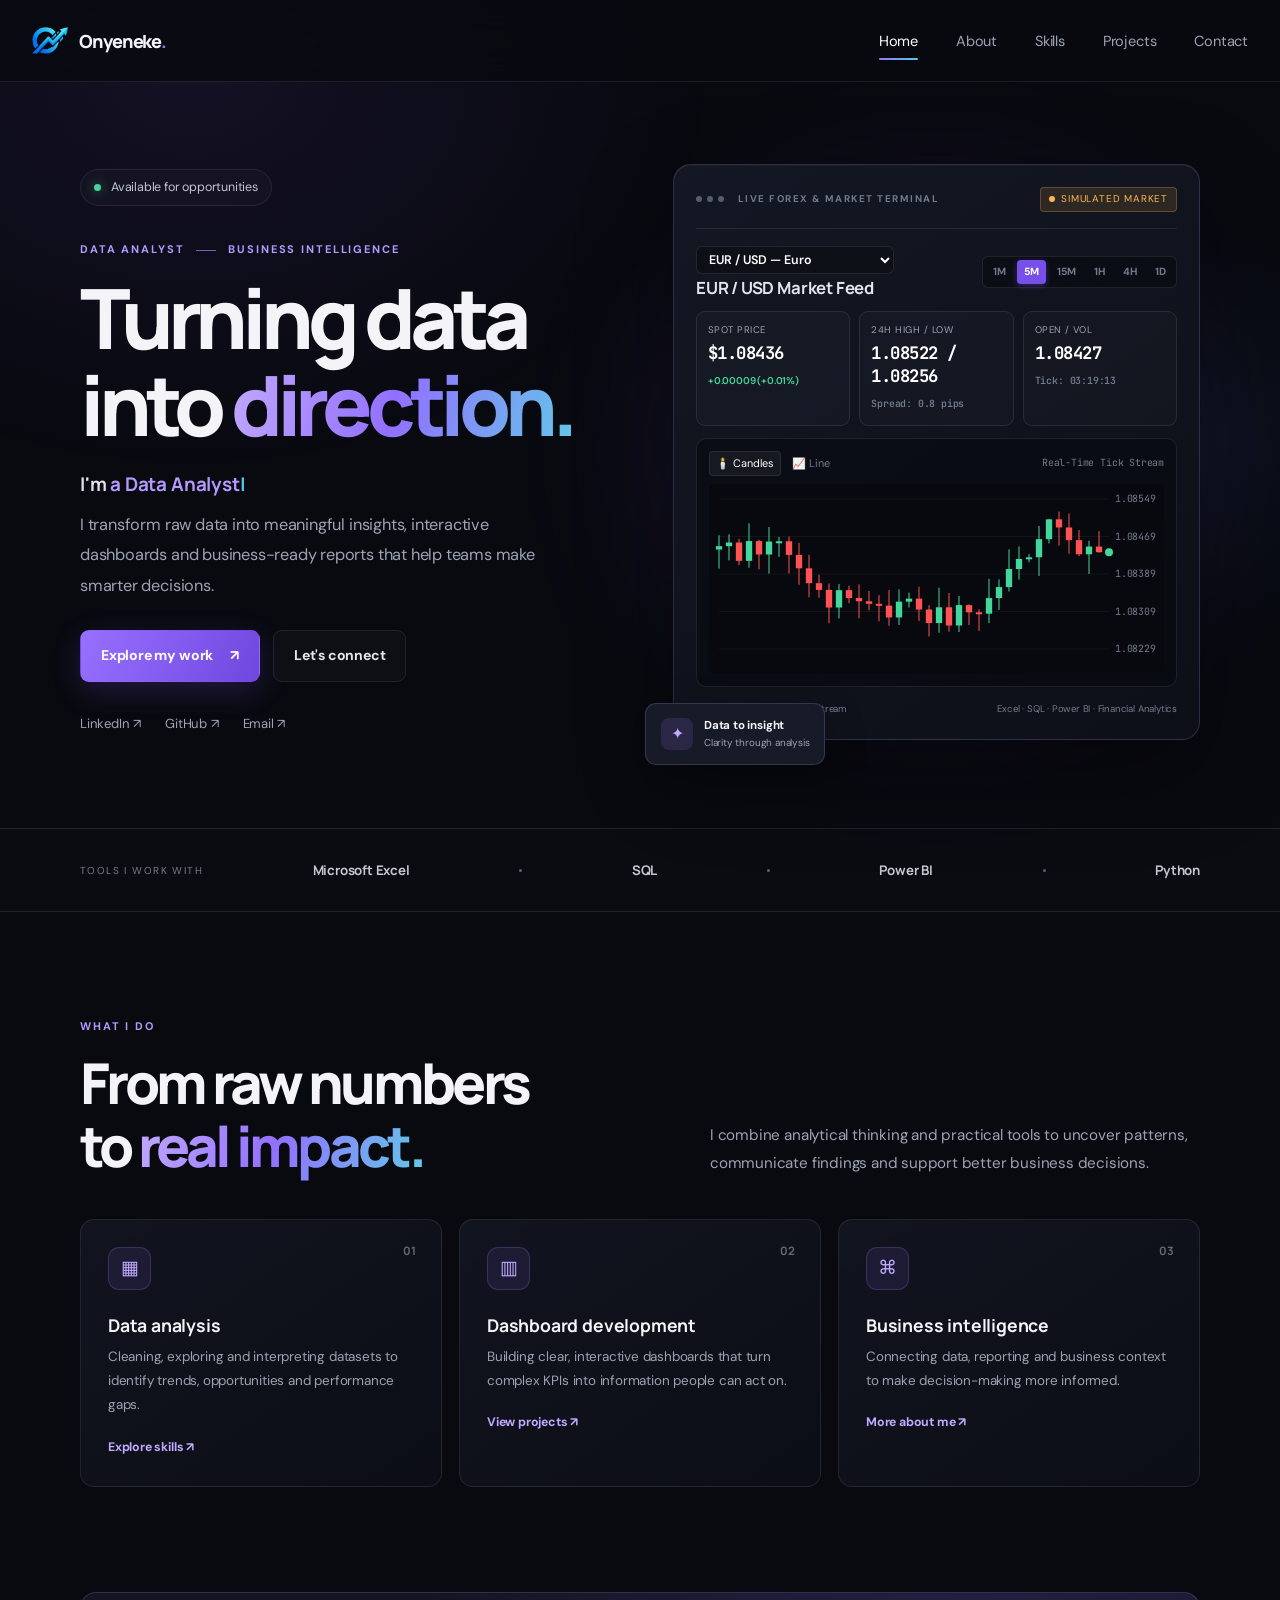
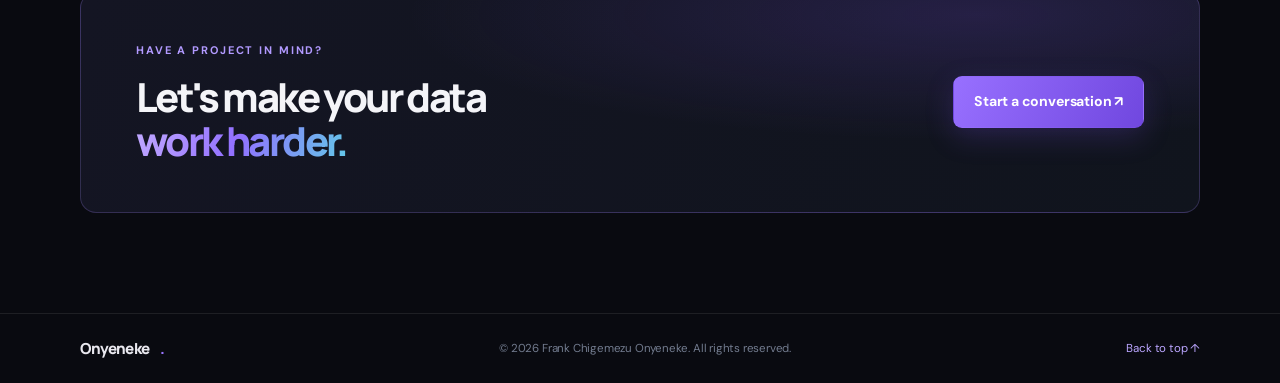
<file: index.html>
<!DOCTYPE html>
<html lang="en">
<head>
  <meta charset="UTF-8">
  <meta name="viewport" content="width=device-width, initial-scale=1.0">
  <meta name="description" content="Frank Chigemezu Onyeneke — Data Analyst turning complex data into clear business decisions with Excel, SQL and Power BI.">
  <meta name="theme-color" content="#090a10">
  <title>Frank Chigemezu Onyeneke | Data Analyst</title>
  <link rel="icon" href="images/onyeneke-icon.png">
  <link rel="preconnect" href="https://fonts.googleapis.com">
  <link rel="preconnect" href="https://fonts.gstatic.com" crossorigin>
  <link href="https://fonts.googleapis.com/css2?family=DM+Sans:wght@400;500;600;700&family=Manrope:wght@400;500;600;700;800&family=JetBrains+Mono:wght@400;500;600&display=swap" rel="stylesheet">
  <link rel="stylesheet" href="style.css">
</head>
<body class="home-page">
<header class="site-header">
  <nav class="navbar container-wide" aria-label="Main navigation">
    <a class="brand" href="index.html"><img src="images/onyeneke-icon.png" alt="" width="36" height="36"><span>Onyeneke<span class="accent">.</span></span></a>
    <button class="menu-btn" aria-label="Open menu" aria-expanded="false"><span></span><span></span></button>
    <ul class="nav-links">
      <li><a class="active" href="index.html">Home</a></li><li><a href="about.html">About</a></li><li><a href="skills.html">Skills</a></li><li><a href="projects.html">Projects</a></li><li><a href="contact.html">Contact</a></li>
    </ul>
  </nav>
</header>
<main>
  <section class="hero">
    <div class="container hero-grid">
      <div class="hero-copy">
        <div class="availability"><span></span> Available for opportunities</div>
        <p class="eyebrow">DATA ANALYST <i></i> BUSINESS INTELLIGENCE</p>
        <h1>Turning data<br>into <span class="gradient-text">direction.</span></h1>
        <h2 class="hero-role">I'm <span id="typewriter">a Data Analyst</span><b class="cursor">|</b></h2>
        <p class="hero-description">I transform raw data into meaningful insights, interactive dashboards and business-ready reports that help teams make smarter decisions.</p>
        <div class="hero-buttons">
          <a href="projects.html" class="btn btn-primary">Explore my work <span>↗</span></a>
          <a href="contact.html" class="btn btn-secondary">Let's connect</a>
        </div>
        <div class="socials"><a href="https://linkedin.com/in/frank-onyeneke-22b261331" target="_blank" rel="noopener noreferrer">LinkedIn ↗</a><a href="https://github.com/frankpato12" target="_blank" rel="noopener noreferrer">GitHub ↗</a><a href="mailto:frankpatojnr@gmail.com">Email ↗</a></div>
      </div>
      <div class="hero-visual">
        <div class="visual-glow"></div>
        
        <!-- Live Financial Market Analytics Window -->
        <div class="analytics-window" id="liveMarketWindow">
          <div class="window-top">
            <div class="window-dots"><i></i><i></i><i></i></div>
            <span class="window-category">LIVE FOREX &amp; MARKET TERMINAL</span>
            <span class="window-status live-status-badge" id="marketApiStatus">
              <i class="status-pulse"></i> <span id="statusText">CONNECTING...</span>
            </span>
          </div>

          <div class="dashboard-title market-title-bar">
            <div>
              <div class="pair-selector-wrap">
                <select id="currencyPairSelect" class="market-select" aria-label="Select Currency Pair">
                  <option value="EURUSD" selected>EUR / USD — Euro</option>
                  <option value="GBPUSD">GBP / USD — British Pound</option>
                  <option value="USDJPY">USD / JPY — Japanese Yen</option>
                  <option value="BTCUSD">BTC / USD — Bitcoin</option>
                </select>
              </div>
              <h3 id="pairDisplayTitle">EUR / USD Market Feed</h3>
            </div>
            <div class="timeframe-picker" role="toolbar" aria-label="Chart Timeframe">
              <button class="tf-btn" data-tf="1M">1M</button>
              <button class="tf-btn active" data-tf="5M">5M</button>
              <button class="tf-btn" data-tf="15M">15M</button>
              <button class="tf-btn" data-tf="1H">1H</button>
              <button class="tf-btn" data-tf="4H">4H</button>
              <button class="tf-btn" data-tf="1D">1D</button>
            </div>
          </div>

          <!-- Real-Time Price Metrics Grid -->
          <div class="metric-grid market-metrics-grid">
            <div class="metric">
              <span>SPOT PRICE</span>
              <strong id="liveSpotPrice">1.08420</strong>
              <em id="livePriceChange" class="badge-up">+0.00045 (+0.04%)</em>
            </div>
            <div class="metric">
              <span>24H HIGH / LOW</span>
              <strong id="liveHighLow">1.08850 / 1.08110</strong>
              <em class="neutral-meta" id="spreadMeta">Spread: 0.8 pips</em>
            </div>
            <div class="metric">
              <span>OPEN / VOL</span>
              <strong id="liveOpenVol">1.08375</strong>
              <em class="neutral-meta" id="lastTickTime">Tick: --:--:--</em>
            </div>
          </div>

          <!-- Interactive Chart Engine Panel -->
          <div class="chart-panel market-chart-container">
            <div class="chart-controls-sub">
              <div class="chart-type-toggle">
                <button id="btnChartCandle" class="chart-mode-btn active" title="Candlestick Chart">🕯️ Candles</button>
                <button id="btnChartLine" class="chart-mode-btn" title="Line Chart">📈 Line</button>
              </div>
              <span id="chartRangeIndicator" class="chart-sub-label">Real-Time Tick Stream</span>
            </div>

            <div class="canvas-wrapper">
              <canvas id="marketChartCanvas" width="520" height="190"></canvas>
              <div id="chartTooltip" class="chart-tooltip" hidden></div>
            </div>
          </div>

          <div class="window-footer">
            <span><i class="status-pulse green"></i> Real-time Exchange Rate Stream</span>
            <span>Excel · SQL · Power BI · Financial Analytics</span>
          </div>
        </div>

        <div class="floating-note"><span class="note-icon">✦</span><div><strong>Data to insight</strong><small>Clarity through analysis</small></div></div>
      </div>
    </div>
  </section>
  <section class="trust-strip"><div class="container trust-inner"><span>TOOLS I WORK WITH</span><strong>Microsoft Excel</strong><i></i><strong>SQL</strong><i></i><strong>Power BI</strong><i></i><strong>Python</strong></div></section>
  <section class="section"><div class="container">
    <div class="section-heading split-heading"><div><p class="eyebrow">WHAT I DO</p><h2>From raw numbers<br>to <span class="gradient-text">real impact.</span></h2></div><p class="intro">I combine analytical thinking and practical tools to uncover patterns, communicate findings and support better business decisions.</p></div>
    <div class="three-grid">
      <article class="service-card"><span class="service-number">01</span><div class="service-icon">▦</div><h3>Data analysis</h3><p>Cleaning, exploring and interpreting datasets to identify trends, opportunities and performance gaps.</p><a href="skills.html">Explore skills ↗</a></article>
      <article class="service-card"><span class="service-number">02</span><div class="service-icon">▥</div><h3>Dashboard development</h3><p>Building clear, interactive dashboards that turn complex KPIs into information people can act on.</p><a href="projects.html">View projects ↗</a></article>
      <article class="service-card"><span class="service-number">03</span><div class="service-icon">⌘</div><h3>Business intelligence</h3><p>Connecting data, reporting and business context to make decision-making more informed.</p><a href="about.html">More about me ↗</a></article>
    </div>
  </div></section>
  <section class="cta-section"><div class="container cta-card"><div><p class="eyebrow">HAVE A PROJECT IN MIND?</p><h2>Let's make your data<br><span class="gradient-text">work harder.</span></h2></div><a href="contact.html" class="btn btn-primary">Start a conversation ↗</a></div></section>
</main>
<footer><div class="container footer-inner"><a class="brand" href="index.html">Onyeneke<span class="accent">.</span></a><span>© 2026 Frank Chigemezu Onyeneke. All rights reserved.</span><a href="#top">Back to top ↑</a></div></footer>
<script src="script.js"></script>
</body>
</html>
</file>
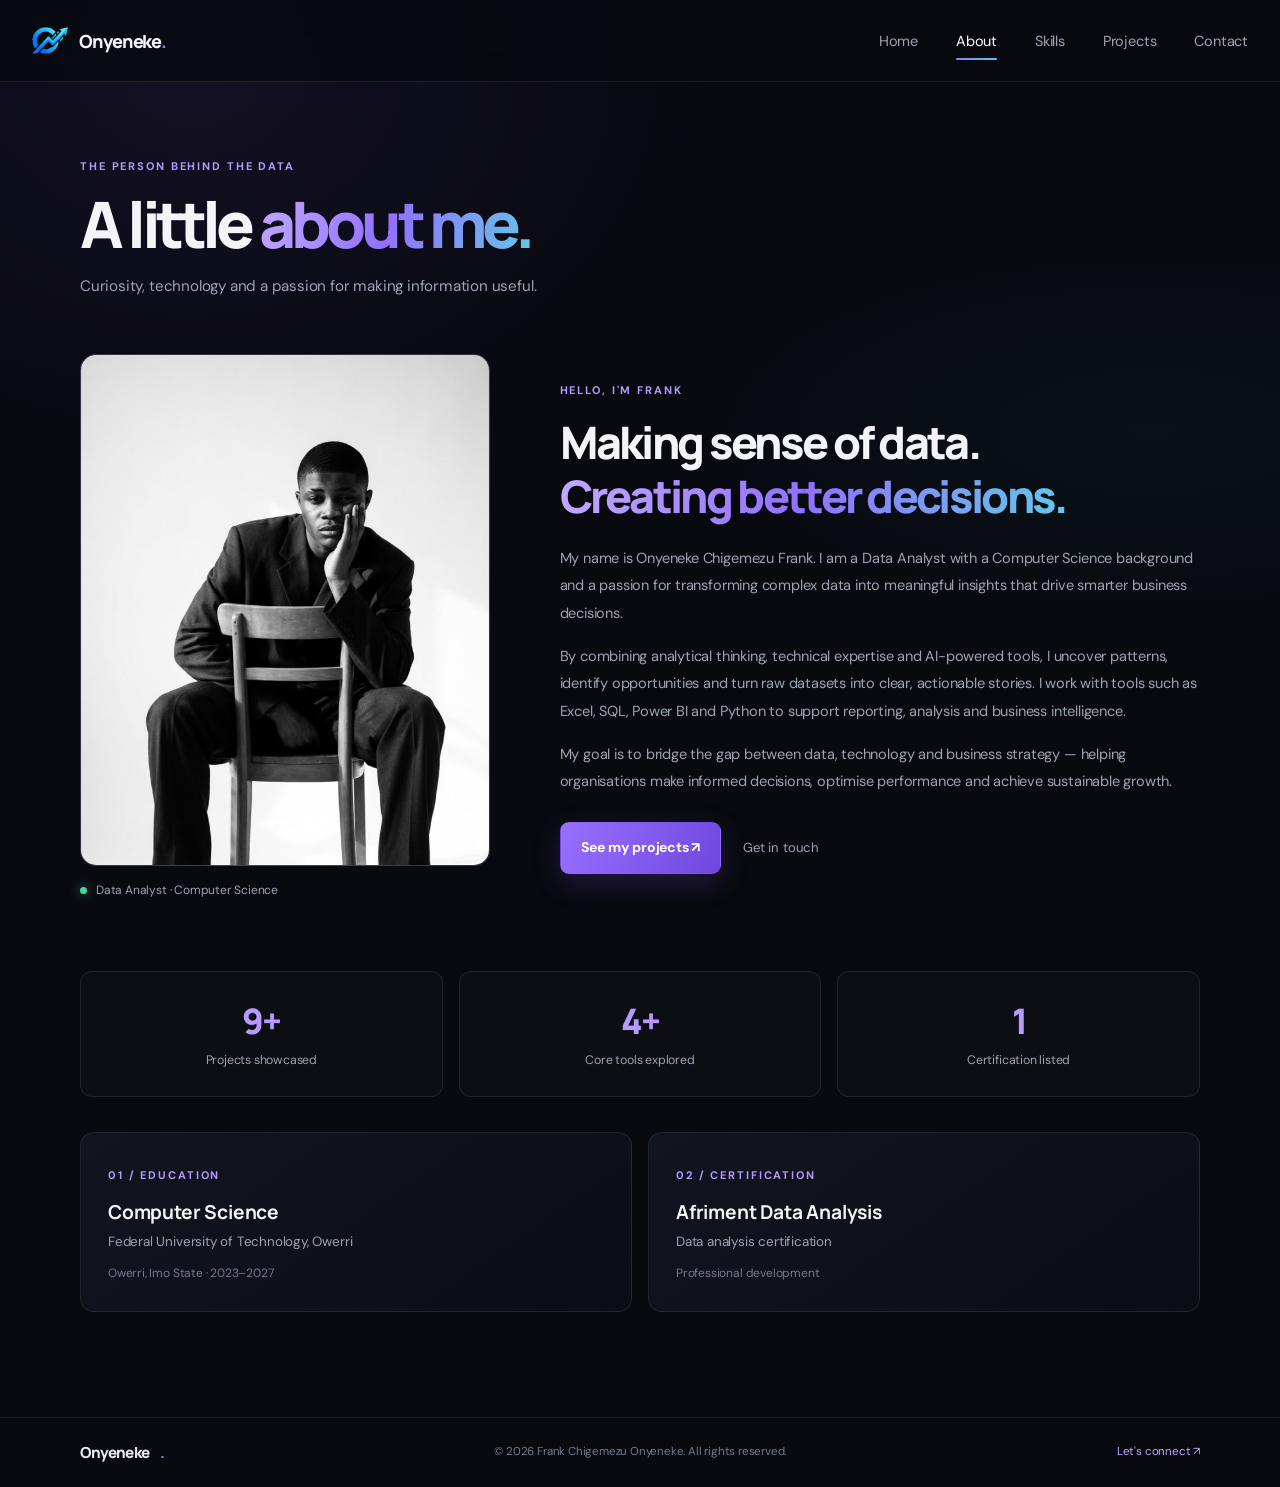
<file: about.html>
<!DOCTYPE html>
<html lang="en"><head>
<meta charset="UTF-8"><meta name="viewport" content="width=device-width, initial-scale=1.0">
<meta name="description" content="About Frank Chigemezu Onyeneke, a data analyst with a Computer Science background."><meta name="theme-color" content="#090a10">
                <title>About | Frank Chigemezu Onyeneke</title><link rel="icon" href="images/onyeneke-icon.png">
<link rel="preconnect" href="https://fonts.googleapis.com"><link rel="preconnect" href="https://fonts.gstatic.com" crossorigin>
<link href="https://fonts.googleapis.com/css2?family=DM+Sans:wght@400;500;600;700&family=Manrope:wght@400;500;600;700;800&display=swap" rel="stylesheet"><link rel="stylesheet" href="style.css"></head>
<body><header class="site-header"><nav class="navbar container-wide" aria-label="Main navigation">
<a class="brand" href="index.html">

    <img src="images/onyeneke-icon.png" alt="" width="36" height="36">

    <span>Onyeneke<span class="accent">.</span></span>

</a></a><button class="menu-btn" aria-label="Open menu" aria-expanded="false"><span></span><span></span></button>
<ul class="nav-links"><li><a href="index.html">Home</a></li><li><a class="active" href="about.html">About</a></li><li><a href="skills.html">Skills</a></li><li><a href="projects.html">Projects</a></li><li><a href="contact.html">Contact</a></li></ul></nav></header>
<main class="container page">
<div class="page-heading"><p class="eyebrow">THE PERSON BEHIND THE DATA</p><h1>A little <span class="gradient-text">about me.</span></h1><p class="intro">Curiosity, technology and a passion for making information useful.</p></div>
<section class="about-layout">
<div class="portrait-wrap"><div class="portrait-frame"><img src="images/frank.jpeg" alt="Frank Chigemezu Onyeneke" onerror="this.style.display='none';this.parentElement.classList.add('portrait-placeholder')"><span class="portrait-initials">FO</span></div><div class="portrait-caption"><span class="status-dot"></span> Data Analyst · Computer Science</div></div>
<div class="about-copy"><p class="eyebrow">HELLO, I'M FRANK</p><h2>Making sense of data.<br><span class="gradient-text">Creating better decisions.</span></h2>
<p>My name is Onyeneke Chigemezu Frank. I am a Data Analyst with a Computer Science background and a passion for transforming complex data into meaningful insights that drive smarter business decisions.</p>
<p>By combining analytical thinking, technical expertise and AI-powered tools, I uncover patterns, identify opportunities and turn raw datasets into clear, actionable stories. I work with tools such as Excel, SQL, Power BI and Python to support reporting, analysis and business intelligence.</p>
<p>My goal is to bridge the gap between data, technology and business strategy — helping organisations make informed decisions, optimise performance and achieve sustainable growth.</p>
<div class="about-actions"><a class="btn btn-primary" href="projects.html">See my projects ↗</a><a class="text-link" href="contact.html">Get in touch</a></div></div>
</section>
<div class="stats-grid"><div class="stat-card"><strong>9+</strong><span>Projects showcased</span></div><div class="stat-card"><strong>4+</strong><span>Core tools explored</span></div><div class="stat-card"><strong>1</strong><span>Certification listed</span></div></div>
<section class="two-grid about-details"><article class="info-card"><span class="eyebrow">01 / EDUCATION</span><h3>Computer Science</h3><p>Federal University of Technology, Owerri</p><span class="muted">Owerri, Imo State · 2023–2027</span></article><article class="info-card"><span class="eyebrow">02 / CERTIFICATION</span><h3>Afriment Data Analysis</h3><p>Data analysis certification</p><span class="muted">Professional development</span></article></section>
</main><footer><div class="container footer-inner"><a class="brand" href="index.html">Onyeneke<span class="accent">.</span></a><span>© 2026 Frank Chigemezu Onyeneke. All rights reserved.</span><a href="contact.html">Let's connect ↗</a></div></footer><script src="script.js"></script></body></html>
</file>
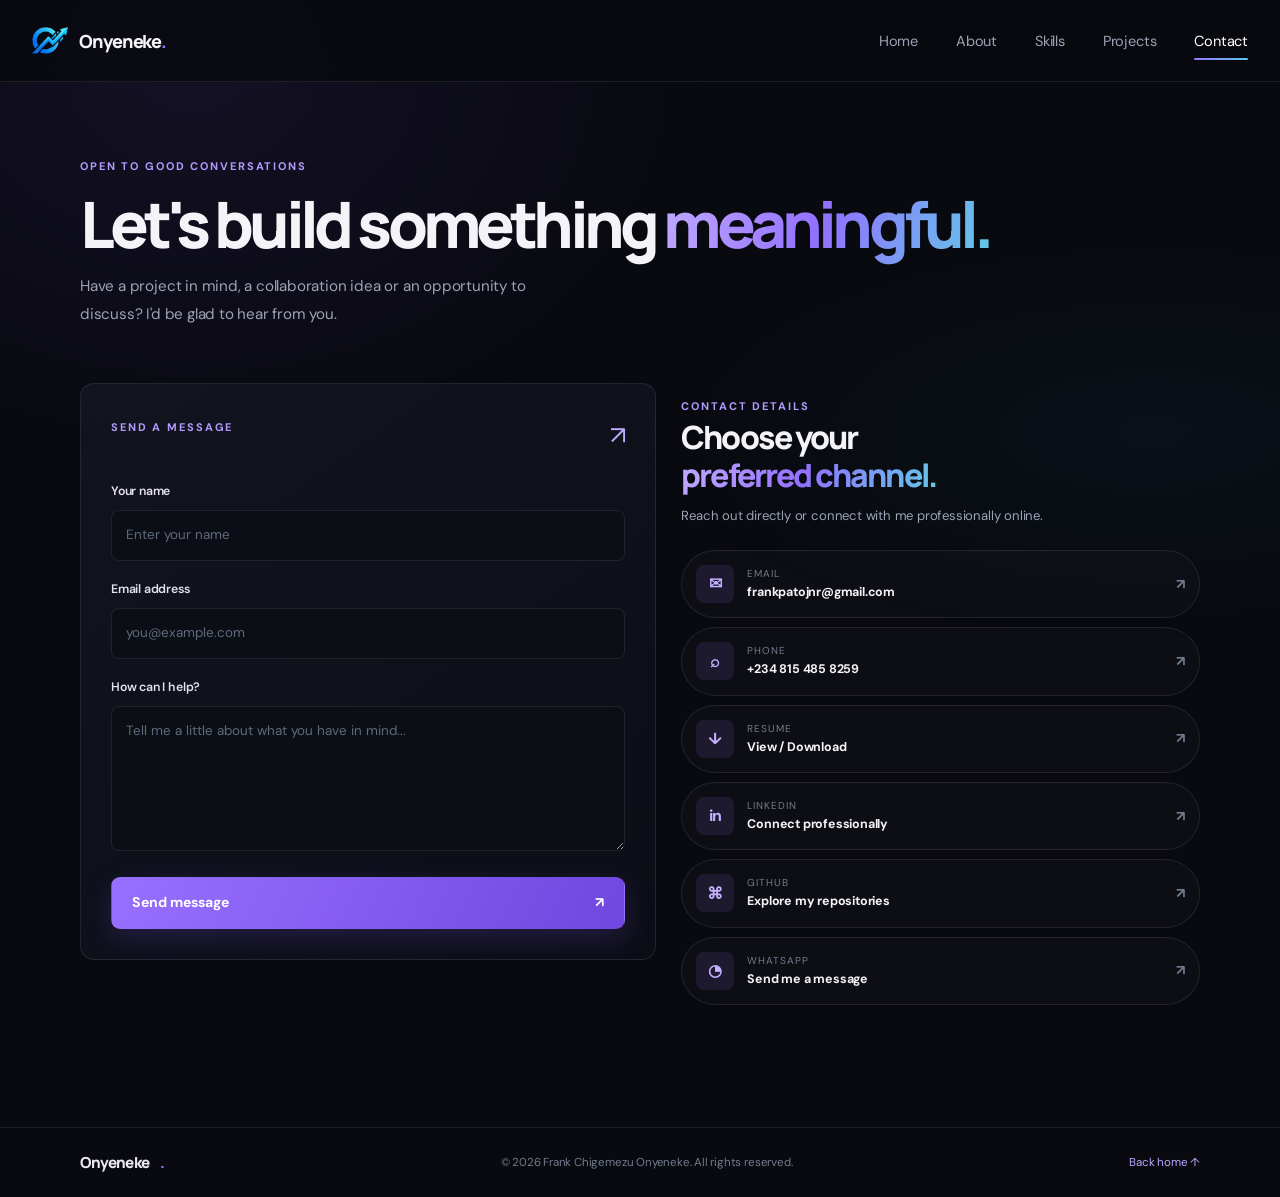
<file: contact.html>
<!DOCTYPE html>
<html lang="en"><head><meta charset="UTF-8"><meta name="viewport" content="width=device-width, initial-scale=1.0"><meta name="description" content="Contact Frank Chigemezu Onyeneke by email, phone, LinkedIn or GitHub."><meta name="theme-color" content="#090a10"><title>Contact | Frank Chigemezu Onyeneke</title><link rel="icon" href="images/onyeneke-icon.png"><link rel="preconnect" href="https://fonts.googleapis.com"><link rel="preconnect" href="https://fonts.gstatic.com" crossorigin><link href="https://fonts.googleapis.com/css2?family=DM+Sans:wght@400;500;600;700&family=Manrope:wght@400;500;600;700;800&display=swap" rel="stylesheet"><link rel="stylesheet" href="style.css"></head>
<body><header class="site-header"><nav class="navbar container-wide" aria-label="Main navigation"><a class="brand" href="index.html"><img src="images/onyeneke-icon.png" alt="" width="36" height="36"><span>Onyeneke<span class="accent">.</span></span></a><button class="menu-btn" aria-label="Open menu" aria-expanded="false"><span></span><span></span></button><ul class="nav-links"><li><a href="index.html">Home</a></li><li><a href="about.html">About</a></li><li><a href="skills.html">Skills</a></li><li><a href="projects.html">Projects</a></li><li><a class="active" href="contact.html">Contact</a></li></ul></nav></header>
<main class="container page"><div class="page-heading"><p class="eyebrow">OPEN TO GOOD CONVERSATIONS</p><h1>Let's build something <span class="gradient-text">meaningful.</span></h1><p class="intro">Have a project in mind, a collaboration idea or an opportunity to discuss? I'd be glad to hear from you.</p></div>
<div class="contact-layout"><form id="contactForm" class="form-card"><div class="form-top"><span class="eyebrow">SEND A MESSAGE</span><span class="form-mark">↗</span></div><div class="form-group"><label for="name">Your name</label><input id="name" name="name" type="text" placeholder="Enter your name" required></div><div class="form-group"><label for="email">Email address</label><input id="email" name="email" type="email" placeholder="you@example.com" required></div><div class="form-group"><label for="message">How can I help?</label><textarea id="message" name="message" placeholder="Tell me a little about what you have in mind..." required></textarea></div><button class="btn btn-primary submit-btn" type="submit">Send message <span>↗</span></button><p id="message-status" role="status">Your email app will open with your message ready to send.</p></form>
<aside class="contact-aside"><div class="contact-intro"><span class="eyebrow">CONTACT DETAILS</span><h2>Choose your<br><span class="gradient-text">preferred channel.</span></h2><p>Reach out directly or connect with me professionally online.</p></div>
<a class="contact-card" href="mailto:frankpatojnr@gmail.com"><span class="contact-icon">✉</span><span><small>Email</small><strong>frankpatojnr@gmail.com</strong></span><b>↗</b></a>
<a class="contact-card" href="tel:+2348154858259"><span class="contact-icon">⌕</span><span><small>Phone</small><strong>+234 815 485 8259</strong></span><b>↗</b></a>
<a class="contact-card" href="https://docs.google.com/document/d/1P-LtL3luf1UbFNRovHaNOBiCBBWCHAV6/edit?usp=drivesdk&ouid=107902449342600535737&rtpof=true&sd=true" target="_blank" rel="noopener noreferrer"><span class="contact-icon">↓</span><span><small>Resume</small><strong>View / Download</strong></span><b>↗</b></a>
<a class="contact-card" href="https://linkedin.com/in/frank-onyeneke-22b261331" target="_blank" rel="noopener noreferrer"><span class="contact-icon">in</span><span><small>LinkedIn</small><strong>Connect professionally</strong></span><b>↗</b></a>
<a class="contact-card" href="https://github.com/frankpato12" target="_blank" rel="noopener noreferrer"><span class="contact-icon">⌘</span><span><small>GitHub</small><strong>Explore my repositories</strong></span><b>↗</b></a>
<a class="contact-card" href="https://wa.me/2348021228389" target="_blank" rel="noopener noreferrer"><span class="contact-icon">◔</span><span><small>WhatsApp</small><strong>Send me a message</strong></span><b>↗</b></a>
</aside></div></main><footer><div class="container footer-inner"><a class="brand" href="index.html">Onyeneke<span class="accent">.</span></a><span>© 2026 Frank Chigemezu Onyeneke. All rights reserved.</span><a href="index.html">Back home ↑</a></div></footer><script src="script.js"></script></body></html>
</file>
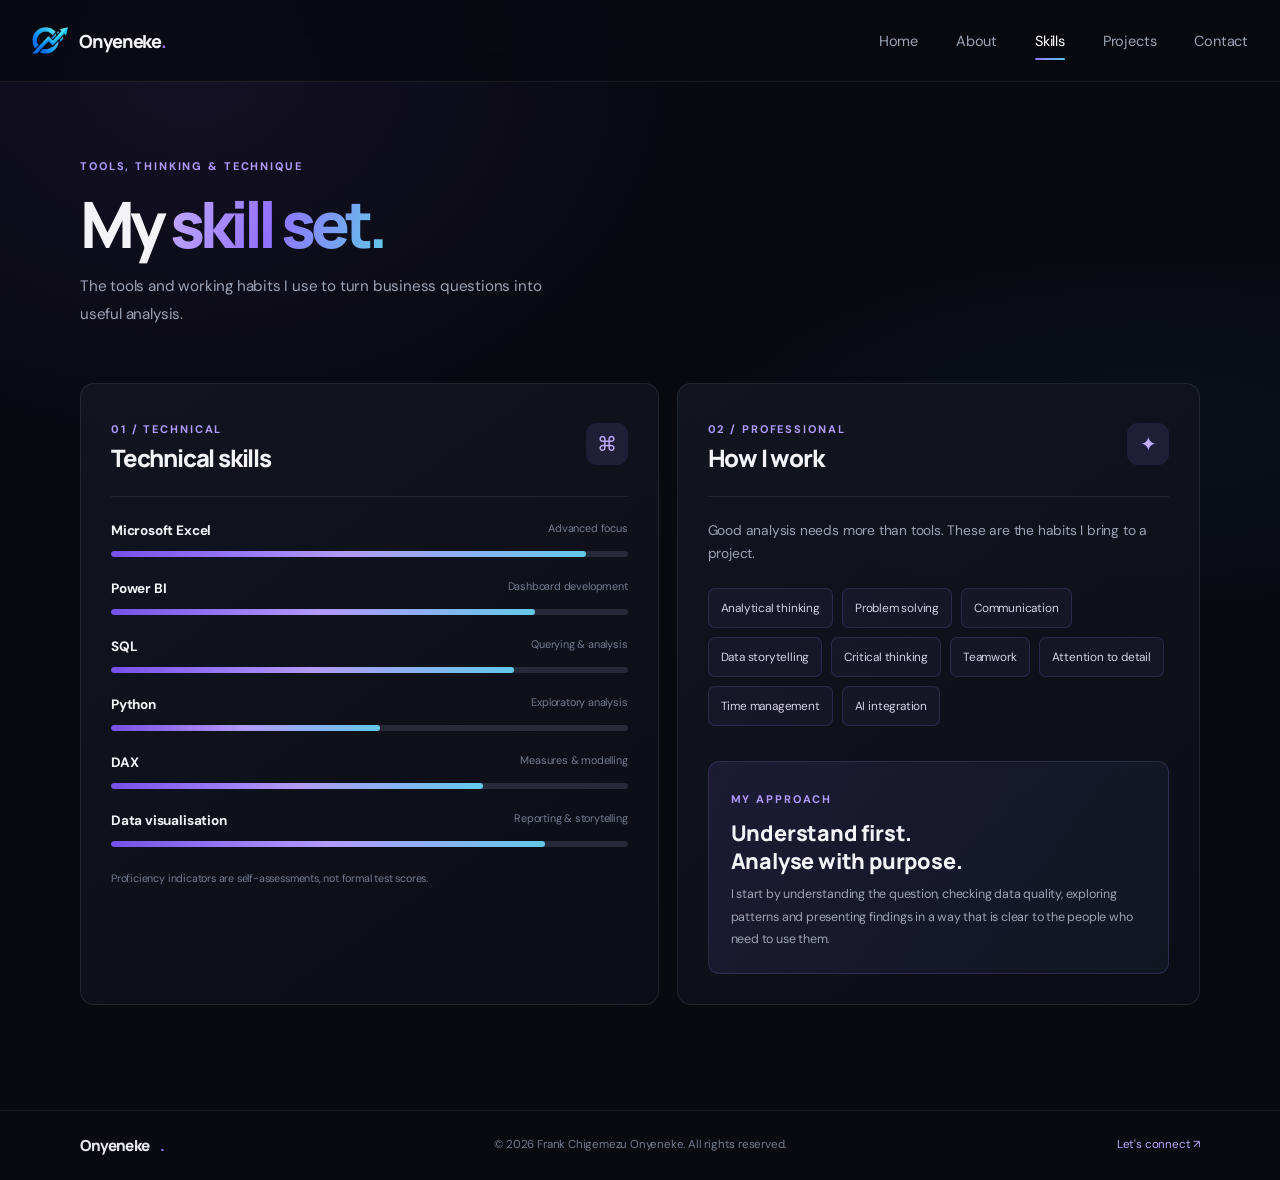
<file: skills.html>
<!DOCTYPE html>
<html lang="en"><head><meta charset="UTF-8"><meta name="viewport" content="width=device-width, initial-scale=1.0"><meta name="description" content="Technical and professional skills of Frank Chigemezu Onyeneke."><meta name="theme-color" content="#090a10"><title>Skills | Frank Chigemezu Onyeneke</title><link rel="icon" href="images/onyeneke-icon.png"><link rel="preconnect" href="https://fonts.googleapis.com"><link rel="preconnect" href="https://fonts.gstatic.com" crossorigin><link href="https://fonts.googleapis.com/css2?family=DM+Sans:wght@400;500;600;700&family=Manrope:wght@400;500;600;700;800&display=swap" rel="stylesheet"><link rel="stylesheet" href="style.css"></head>
<body><header class="site-header"><nav class="navbar container-wide" aria-label="Main navigation"><a class="brand" href="index.html"><img src="images/onyeneke-icon.png" alt="" width="36" height="36"><span>Onyeneke<span class="accent">.</span></span></a><button class="menu-btn" aria-label="Open menu" aria-expanded="false"><span></span><span></span></button><ul class="nav-links"><li><a href="index.html">Home</a></li><li><a href="about.html">About</a></li><li><a class="active" href="skills.html">Skills</a></li><li><a href="projects.html">Projects</a></li><li><a href="contact.html">Contact</a></li></ul></nav></header>
<main class="container page"><div class="page-heading"><p class="eyebrow">TOOLS, THINKING & TECHNIQUE</p><h1>My <span class="gradient-text">skill set.</span></h1><p class="intro">The tools and working habits I use to turn business questions into useful analysis.</p></div>
<div class="skills-layout"><section class="skill-panel"><div class="panel-heading"><div><span class="eyebrow">01 / TECHNICAL</span><h2>Technical skills</h2></div><span class="panel-symbol">⌘</span></div>
<div class="skill-list">
<div class="skill-item"><div><strong>Microsoft Excel</strong><span>Advanced focus</span></div><div class="skill-track"><i style="--level:92%"></i></div></div>
<div class="skill-item"><div><strong>Power BI</strong><span>Dashboard development</span></div><div class="skill-track"><i style="--level:82%"></i></div></div>
<div class="skill-item"><div><strong>SQL</strong><span>Querying & analysis</span></div><div class="skill-track"><i style="--level:78%"></i></div></div>
<div class="skill-item"><div><strong>Python</strong><span>Exploratory analysis</span></div><div class="skill-track"><i style="--level:52%"></i></div></div>
<div class="skill-item"><div><strong>DAX</strong><span>Measures & modelling</span></div><div class="skill-track"><i style="--level:72%"></i></div></div>
<div class="skill-item"><div><strong>Data visualisation</strong><span>Reporting & storytelling</span></div><div class="skill-track"><i style="--level:84%"></i></div></div>
</div><p class="skill-note">Proficiency indicators are self-assessments, not formal test scores.</p></section>
<section class="skill-panel soft-panel"><div class="panel-heading"><div><span class="eyebrow">02 / PROFESSIONAL</span><h2>How I work</h2></div><span class="panel-symbol">✦</span></div><p class="panel-intro">Good analysis needs more than tools. These are the habits I bring to a project.</p><div class="pill-list"><span>Analytical thinking</span><span>Problem solving</span><span>Communication</span><span>Data storytelling</span><span>Critical thinking</span><span>Teamwork</span><span>Attention to detail</span><span>Time management</span><span>AI integration</span></div>
<div class="approach-card"><span class="eyebrow">MY APPROACH</span><h3>Understand first.<br>Analyse with purpose.</h3><p>I start by understanding the question, checking data quality, exploring patterns and presenting findings in a way that is clear to the people who need to use them.</p></div></section></div>
</main><footer><div class="container footer-inner"><a class="brand" href="index.html">Onyeneke<span class="accent">.</span></a><span>© 2026 Frank Chigemezu Onyeneke. All rights reserved.</span><a href="contact.html">Let's connect ↗</a></div></footer><script src="script.js"></script></body></html>
</file>
<file: style.css>
/* ONYENEKE — refined dark portfolio system & live market dashboard */
:root{
  --bg:#090a10;
  --surface:#10131c;
  --surface-2:#151925;
  --line:rgba(255,255,255,.085);
  --text:#f4f4f8;
  --muted:#9ca3b4;
  --muted-2:#727b8e;
  --purple:#9a75ff;
  --purple-2:#7650e8;
  --cyan:#54c8e8;
  --green:#45d69b;
  --red:#ff5252;
  --amber:#ffb74d;
  --font:"DM Sans",sans-serif;
  --display:"Manrope",sans-serif;
  --mono:"JetBrains Mono",monospace;
}

*{box-sizing:border-box;margin:0;padding:0}
html{scroll-behavior:smooth;scroll-padding-top:90px}
body{background:var(--bg);color:var(--text);font-family:var(--font);line-height:1.7;letter-spacing:-.012em;overflow-x:hidden}
body:before{content:"";position:fixed;inset:0;pointer-events:none;z-index:-1;background:radial-gradient(ellipse at 15% 8%,rgba(115,74,220,.10),transparent 34%),radial-gradient(ellipse at 90% 48%,rgba(36,143,177,.055),transparent 32%)}
a{color:inherit;text-decoration:none}
img{display:block;max-width:100%}
button,input,textarea,select{font:inherit}
button,a{-webkit-tap-highlight-color:transparent}
button:focus-visible,a:focus-visible,input:focus-visible,textarea:focus-visible,select:focus-visible{outline:2px solid var(--purple);outline-offset:4px}
.container{width:min(1120px,calc(100% - 48px));margin-inline:auto}
.container-wide{width:min(1280px,calc(100% - 64px));margin-inline:auto}
.accent{color:var(--purple)}
.gradient-text{background:linear-gradient(105deg,#c2aaff 0%,#9270ff 48%,#62c9e8 100%);-webkit-background-clip:text;background-clip:text;color:transparent}

/* HEADER & NAV */
.site-header{height:82px;position:sticky;top:0;z-index:1000;background:rgba(9,10,16,.84);border-bottom:1px solid var(--line);backdrop-filter:blur(18px);-webkit-backdrop-filter:blur(18px)}
.navbar{height:100%;display:flex;align-items:center;justify-content:space-between}
.brand{display:inline-flex;align-items:center;gap:11px;font:800 1.13rem var(--display);letter-spacing:-.06em}
.brand img{width:36px;height:36px;object-fit:contain}
.nav-links{display:flex;align-items:center;gap:38px;list-style:none}
.nav-links a{font-size:.91rem;color:var(--muted);transition:color .2s;position:relative;padding:10px 0}
.nav-links a:hover,.nav-links a.active{color:#fff}
.nav-links a.active:after{content:"";position:absolute;left:0;right:0;bottom:1px;height:2px;border-radius:3px;background:linear-gradient(90deg,var(--purple),var(--cyan))}
.menu-btn{display:none;background:transparent;border:0;width:42px;height:42px;cursor:pointer}
.menu-btn span{display:block;width:22px;height:2px;background:white;margin:6px auto;border-radius:3px}

/* HERO SECTION */
.hero{min-height:690px;display:flex;align-items:center;padding:82px 0 88px;position:relative}
.hero-grid{display:grid;grid-template-columns:1fr 1fr;gap:66px;align-items:center}
.hero-copy{max-width:570px}
.availability{display:inline-flex;align-items:center;gap:10px;padding:7px 13px;border:1px solid var(--line);border-radius:30px;background:rgba(255,255,255,.025);color:#c0c6d3;font-size:.78rem}
.availability span,.status-dot{width:7px;height:7px;background:var(--green);border-radius:50%;box-shadow:0 0 12px rgba(69,214,155,.65)}
.eyebrow{font-size:.69rem;font-weight:700;letter-spacing:.17em;color:#b29aff;margin-bottom:15px}
.hero-copy>.eyebrow{margin-top:34px}
.hero-copy>.eyebrow i{display:inline-block;width:20px;height:1px;background:#7762b9;vertical-align:middle;margin:0 7px}
.hero h1,.page-heading h1{font:800 clamp(3.4rem,6.5vw,5.7rem)/1.04 var(--display);letter-spacing:-.075em}
.hero-role{font:700 1.18rem var(--display);margin:24px 0 13px;color:#e5e2ee}
.hero-role span{color:#b69aff}
.cursor{color:var(--cyan);animation:blink .9s infinite}
.hero-description{color:var(--muted);font-size:1.02rem;max-width:490px;line-height:1.85}
.hero-buttons{display:flex;gap:13px;flex-wrap:wrap;margin-top:29px}
.btn{display:inline-flex;align-items:center;justify-content:center;gap:17px;padding:13px 20px;border-radius:9px;font-weight:700;font-size:.88rem;border:1px solid transparent;transition:transform .2s,border-color .2s,background .2s,box-shadow .2s;cursor:pointer}
.btn:hover{transform:translateY(-3px)}
.btn-primary{background:linear-gradient(115deg,#9870ff,#7047df);color:#fff;box-shadow:0 9px 28px rgba(119,78,224,.22)}
.btn-primary:hover{box-shadow:0 12px 34px rgba(119,78,224,.36)}
.btn-secondary{border-color:var(--line);background:rgba(255,255,255,.025);color:#e5e5ed}
.btn-secondary:hover{border-color:rgba(174,145,255,.5);background:rgba(151,113,255,.08)}
.socials{display:flex;gap:24px;margin-top:31px}
.socials a,.text-link{color:var(--muted);font-size:.82rem;transition:color .2s}
.socials a:hover,.text-link:hover{color:#fff}

/* HERO VISUAL & ANALYTICS TERMINAL */
.hero-visual{position:relative;min-width:0}
.visual-glow{position:absolute;inset:12% 5%;background:rgba(125,83,239,.22);filter:blur(85px);border-radius:50%}
.analytics-window{position:relative;border:1px solid rgba(181,164,255,.18);border-radius:18px;background:linear-gradient(145deg,rgba(20,24,36,.98),rgba(13,16,24,.98));padding:22px;box-shadow:0 32px 90px rgba(0,0,0,.42),inset 0 1px rgba(255,255,255,.04)}
.window-top{display:flex;align-items:center;gap:14px;padding-bottom:16px;border-bottom:1px solid var(--line)}
.window-dots{display:flex;gap:5px}
.window-dots i{width:6px;height:6px;border-radius:50%;background:#555d70}
.window-category{font-size:.61rem;letter-spacing:.15em;color:var(--muted-2);font-weight:700}
.window-status{margin-left:auto;color:#c7b6ff;font-size:.62rem;letter-spacing:.08em;display:inline-flex;align-items:center;gap:6px;padding:3px 8px;border-radius:4px;background:rgba(255,255,255,.03)}
.window-status.is-live{background:rgba(69,214,155,.12);color:var(--green);border:1px solid rgba(69,214,155,.25)}
.window-status.is-simulated{background:rgba(255,183,77,.12);color:var(--amber);border:1px solid rgba(255,183,77,.25)}

.status-pulse{display:inline-block;width:6px;height:6px;border-radius:50%;background:currentColor;animation:pulse-glow 1.5s infinite}

/* MARKET TITLE & CONTROLS */
.market-title-bar{display:flex;justify-content:space-between;align-items:center;padding:16px 0 12px;gap:12px;flex-wrap:wrap}
.pair-selector-wrap{margin-bottom:2px}
.market-select{background:#0d1017;color:#fff;border:1px solid var(--line);border-radius:6px;padding:4px 8px;font-size:.78rem;font-weight:600;cursor:pointer}
.market-title-bar h3{font:700 1.05rem var(--display);color:#e2e6f0;margin-top:2px}
.timeframe-picker{display:flex;gap:4px;background:rgba(0,0,0,.3);padding:3px;border-radius:6px;border:1px solid var(--line)}
.tf-btn{background:transparent;border:0;color:var(--muted-2);font-size:.65rem;font-weight:700;padding:3px 7px;border-radius:4px;cursor:pointer;transition:all .15s}
.tf-btn:hover{color:#fff}
.tf-btn.active{background:var(--purple-2);color:#fff;box-shadow:0 2px 6px rgba(118,80,232,.4)}

/* MARKET METRICS GRID */
.market-metrics-grid{display:grid;grid-template-columns:repeat(3,1fr);gap:9px;margin-bottom:12px}
.metric{padding:10px 11px;border:1px solid var(--line);border-radius:9px;background:rgba(255,255,255,.018)}
.metric span{display:block;font-size:.6rem;color:var(--muted);letter-spacing:.05em}
.metric strong{display:block;font:700 1.08rem var(--mono);margin:3px 0 1px;letter-spacing:-.03em;color:#fff}
.metric em{font-size:.62rem;font-style:normal;font-weight:600;display:inline-block}
.badge-up{color:var(--green)}
.badge-down{color:var(--red)}
.neutral-meta{color:var(--muted-2);font-family:var(--mono)}

/* CHART CONTAINER & CANVAS */
.market-chart-container{padding:12px;border:1px solid var(--line);border-radius:10px;background:rgba(5,7,12,.5);position:relative}
.chart-controls-sub{display:flex;justify-content:space-between;align-items:center;margin-bottom:8px;font-size:.68rem;color:var(--muted-2)}
.chart-type-toggle{display:flex;gap:4px}
.chart-mode-btn{background:transparent;border:1px solid transparent;color:var(--muted-2);font-size:.68rem;padding:2px 6px;border-radius:4px;cursor:pointer}
.chart-mode-btn.active{border-color:var(--line);background:rgba(255,255,255,.05);color:#fff}
.chart-sub-label{font-family:var(--mono);font-size:.62rem}

.canvas-wrapper{position:relative;width:100%;height:190px;overflow:hidden;border-radius:6px;background:#07090e}
#marketChartCanvas{display:block;width:100%;height:100%;cursor:crosshair}
.chart-tooltip{position:absolute;pointer-events:none;background:rgba(16,19,28,.95);border:1px solid var(--purple);border-radius:6px;padding:6px 9px;font-family:var(--mono);font-size:.65rem;color:#fff;box-shadow:0 8px 20px rgba(0,0,0,.6);z-index:10;transform:translate(-50%,-110%);white-space:nowrap}

.window-footer{display:flex;justify-content:space-between;gap:10px;padding-top:14px;color:var(--muted-2);font-size:.6rem}
.floating-note{position:absolute;left:-28px;bottom:-25px;display:flex;align-items:center;gap:11px;padding:12px 15px;background:#171a27;border:1px solid rgba(181,164,255,.2);border-radius:11px;box-shadow:0 15px 40px rgba(0,0,0,.3)}
.note-icon{display:grid;place-items:center;width:32px;height:32px;background:rgba(154,117,255,.15);border-radius:8px;color:#c2aaff}
.floating-note strong,.floating-note small{display:block}
.floating-note strong{font-size:.72rem}
.floating-note small{font-size:.62rem;color:var(--muted)}

/* TRUST STRIP & GENERAL SECTIONS */
.trust-strip{border-block:1px solid var(--line);background:rgba(255,255,255,.012)}
.trust-inner{min-height:82px;display:flex;align-items:center;justify-content:space-between;gap:20px}
.trust-inner>span{font-size:.63rem;letter-spacing:.14em;color:var(--muted-2)}
.trust-inner strong{font:700 .83rem var(--display);color:#c5c8d2}
.trust-inner i{width:3px;height:3px;border-radius:50%;background:#596174}

.section{padding:105px 0}
.section-heading{margin-bottom:42px}
.split-heading{display:flex;justify-content:space-between;align-items:end;gap:45px}
.section-heading h2,.cta-card h2{font:800 clamp(2.2rem,4.4vw,3.6rem)/1.12 var(--display);letter-spacing:-.065em}
.intro{color:var(--muted);max-width:490px;font-size:.95rem;line-height:1.85}
.three-grid{display:grid;grid-template-columns:repeat(3,1fr);gap:17px}
.service-card,.info-card,.skill-panel,.form-card{border:1px solid var(--line);background:linear-gradient(145deg,rgba(19,22,33,.9),rgba(13,15,23,.92));border-radius:14px}
.service-card{position:relative;padding:27px;min-height:260px;transition:transform .25s,border-color .25s}
.service-card:hover,.project-card:hover,.info-card:hover{transform:translateY(-5px);border-color:rgba(165,134,255,.4)}
.service-number{position:absolute;right:25px;top:23px;color:#61697a;font:700 .72rem var(--display)}
.service-icon{display:grid;place-items:center;width:43px;height:43px;border:1px solid rgba(166,136,255,.2);background:rgba(148,111,255,.1);border-radius:11px;color:#c2aaff;font-size:1.2rem}
.service-card h3,.info-card h3{font:700 1.1rem var(--display);margin:23px 0 8px}
.service-card p,.info-card p{color:var(--muted);font-size:.84rem;line-height:1.8}
.service-card>a{display:inline-block;margin-top:19px;color:#c1aaff;font-size:.77rem;font-weight:700}

.cta-section{padding:0 0 100px}
.cta-card{padding:48px 55px;border:1px solid rgba(166,136,255,.22);border-radius:16px;background:radial-gradient(ellipse at 80% 10%,rgba(119,78,224,.2),transparent 45%),linear-gradient(110deg,#141523,#10141d);display:flex;align-items:center;justify-content:space-between;gap:30px}
.cta-card h2{font-size:2.5rem}

/* PAGES */
.page{padding:75px 0 105px}
.page-heading{margin-bottom:54px}
.page-heading h1{font-size:clamp(2.8rem,5vw,4.6rem)}
.page-heading .intro{margin-top:15px}
.about-layout{display:grid;grid-template-columns:.78fr 1.22fr;gap:70px;align-items:center}
.portrait-wrap{max-width:440px}
.portrait-frame{position:relative;aspect-ratio:4/5;border-radius:16px;overflow:hidden;border:1px solid rgba(181,164,255,.2);background:radial-gradient(ellipse at 50% 30%,rgba(135,103,215,.3),transparent 60%),linear-gradient(145deg,#1b1d2b,#10131b)}
.portrait-frame img{position:relative;z-index:1;width:100%;height:100%;object-fit:cover;object-position:center 25%;filter:grayscale(100%);transition:filter .4s}
.portrait-frame:hover img{filter:grayscale(35%)}
.portrait-initials{position:absolute;inset:0;display:grid;place-items:center;font:800 5rem var(--display);letter-spacing:-.1em;color:rgba(202,185,255,.24)}
.portrait-caption{display:flex;align-items:center;gap:9px;margin-top:14px;color:var(--muted);font-size:.75rem}
.about-copy h2{font:800 clamp(1.9rem,3.5vw,2.8rem)/1.2 var(--display);letter-spacing:-.06em;margin-bottom:22px}
.about-copy>p:not(.eyebrow){color:var(--muted);font-size:.91rem;line-height:1.9;margin-bottom:15px}
.about-actions{display:flex;align-items:center;gap:22px;margin-top:26px}
.stats-grid{display:grid;grid-template-columns:repeat(3,1fr);gap:16px;margin:70px 0 35px}
.stat-card{text-align:center;padding:24px;border:1px solid var(--line);border-radius:12px;background:rgba(255,255,255,.018)}
.stat-card strong{display:block;font:800 2.2rem var(--display);color:#b69aff;letter-spacing:-.06em}
.stat-card span{font-size:.77rem;color:var(--muted)}
.two-grid{display:grid;grid-template-columns:1fr 1fr;gap:16px}
.info-card{padding:27px;transition:transform .2s,border-color .2s}
.info-card h3{font-size:1.2rem;margin:12px 0 5px}
.muted{display:block;color:var(--muted-2);font-size:.75rem;margin-top:9px}

/* SKILLS */
.skills-layout{display:grid;grid-template-columns:1.05fr .95fr;gap:18px}
.skill-panel{padding:30px}
.panel-heading{display:flex;justify-content:space-between;align-items:center;padding-bottom:22px;border-bottom:1px solid var(--line);margin-bottom:22px}
.panel-heading .eyebrow{margin-bottom:5px}
.panel-heading h2{font:800 1.5rem var(--display);letter-spacing:-.05em}
.panel-symbol{display:grid;place-items:center;width:42px;height:42px;border-radius:11px;background:rgba(154,117,255,.12);color:#c3adff;font-size:1.25rem}
.skill-list{display:grid;gap:20px}
.skill-item>div:first-child{display:flex;justify-content:space-between;gap:12px;margin-bottom:9px}
.skill-item strong{font-size:.85rem}
.skill-item span{font-size:.68rem;color:var(--muted-2)}
.skill-track{height:6px;border-radius:10px;background:#252938;overflow:hidden}
.skill-track i{display:block;width:var(--level);height:100%;border-radius:10px;background:linear-gradient(90deg,#7650e8,#b39aff,#62c9e8);transform:scaleX(0);transform-origin:left;transition:transform 1.2s cubic-bezier(.2,.8,.2,1)}
.skill-track.in-view i{transform:scaleX(1)}
.skill-note{font-size:.67rem;color:var(--muted-2);margin-top:22px}
.panel-intro{color:var(--muted);font-size:.86rem;margin-bottom:22px}
.pill-list{display:flex;flex-wrap:wrap;gap:9px}
.pill-list span{padding:9px 12px;border:1px solid rgba(166,136,255,.16);border-radius:7px;background:rgba(151,113,255,.055);font-size:.74rem;color:#d5d0e5}
.approach-card{margin-top:35px;padding:22px;border-radius:11px;background:linear-gradient(120deg,rgba(133,93,231,.12),rgba(75,173,201,.06));border:1px solid rgba(166,136,255,.16)}
.approach-card h3{font:800 1.35rem/1.3 var(--display);margin:8px 0}
.approach-card p{color:var(--muted);font-size:.78rem;line-height:1.8}

/* PROJECTS & GALLERY */
.filters{display:flex;gap:9px;flex-wrap:wrap;margin:-12px 0 28px}
.filter-btn{border:1px solid var(--line);background:rgba(255,255,255,.025);color:var(--muted);padding:9px 15px;border-radius:7px;font-size:.78rem;cursor:pointer;transition:.2s}
.filter-btn:hover,.filter-btn.active{background:rgba(145,106,244,.16);border-color:rgba(165,134,255,.55);color:#e9e0ff}
.filter-btn span{margin-left:5px;color:#c3aaff}
.projects-grid{display:grid;grid-template-columns:repeat(3,1fr);gap:18px}
.project-card{overflow:hidden;border:1px solid var(--line);border-radius:13px;background:linear-gradient(145deg,#141722,#0f121a);transition:transform .25s,border-color .25s}
.project-card[hidden]{display:none}
.preview-btn{display:block;width:100%;height:190px;padding:0;border:0;background:#171b28;cursor:zoom-in;overflow:hidden}
.preview-btn img{width:100%;height:100%;object-fit:cover;transition:transform .5s,opacity .3s}
.project-card:hover .preview-btn img{transform:scale(1.045);opacity:.9}
.project-content{padding:20px}
.tag-row{display:flex;align-items:center;gap:6px;min-height:25px}
.tag{display:inline-block;padding:4px 8px;border:1px solid rgba(166,136,255,.2);border-radius:5px;background:rgba(145,106,244,.09);color:#c8b5ff;font-size:.62rem}
.project-index{margin-left:auto;color:var(--muted-2);font-size:.65rem}
.project-content h2{font:700 1rem/1.4 var(--display);margin:13px 0 7px;letter-spacing:-.03em}
.project-content p{color:var(--muted);font-size:.77rem;line-height:1.8;min-height:68px}
.project-link{display:inline-flex;align-items:center;gap:8px;margin-top:17px;color:#c3aaff;font-size:.75rem;font-weight:700}
.project-link span{transition:transform .2s}
.project-link:hover span{transform:translate(3px,-3px)}

/* MODAL */
.modal{position:fixed;inset:0;z-index:2000;display:none;place-items:center;padding:30px;background:rgba(3,4,8,.94);backdrop-filter:blur(10px)}
.modal.show{display:grid}
.modal-image{max-width:min(1100px,94vw);max-height:84vh;object-fit:contain;border:1px solid var(--line);border-radius:10px}
.close-btn{position:absolute;right:25px;top:20px;width:43px;height:43px;border:1px solid var(--line);border-radius:50%;background:#171a26;color:#fff;font-size:1.6rem;cursor:pointer}
.modal-open{overflow:hidden}

/* CONTACT */
.contact-layout{display:grid;grid-template-columns:1fr .9fr;gap:25px;align-items:start}
.form-card{padding:30px}
.form-top{display:flex;justify-content:space-between;align-items:center;margin-bottom:24px}
.form-mark{font-size:1.6rem;color:#bda8ff}
.form-group{margin-bottom:18px}
.form-group label{display:block;font-size:.77rem;font-weight:600;margin-bottom:8px;color:#e5e2ed}
.form-group input,.form-group textarea{width:100%;border:1px solid var(--line);border-radius:8px;background:#0b0e15;color:#fff;padding:13px 14px;font-size:.84rem;outline:none;transition:border-color .2s,box-shadow .2s}
.form-group input::placeholder,.form-group textarea::placeholder{color:#606a7c}
.form-group input:focus,.form-group textarea:focus{border-color:#9874f5;box-shadow:0 0 0 3px rgba(152,116,245,.1)}
.form-group textarea{min-height:145px;resize:vertical}
.submit-btn{width:100%;justify-content:space-between}
.contact-aside{padding:8px 0}
.contact-intro{margin-bottom:23px}
.contact-intro h2{font:800 2rem/1.2 var(--display);letter-spacing:-.06em}
.contact-intro p{color:var(--muted);font-size:.82rem;margin-top:10px}
.contact-card{display:flex;align-items:center;gap:13px;padding:14px;margin-bottom:9px;border:1px solid var(--line);border-radius:99px;background:rgba(255,255,255,.018);transition:border-color .2s,transform .2s}
.contact-card:hover{border-color:rgba(165,134,255,.4);transform:translateX(3px)}
.contact-icon{display:grid;place-items:center;flex:0 0 38px;height:38px;border-radius:8px;background:rgba(151,113,255,.12);color:#c6b1ff;font-weight:700}
.contact-card span:nth-child(2){min-width:0;flex:1}
.contact-card small,.contact-card strong{display:block}
.contact-card small{font-size:.63rem;color:var(--muted-2);text-transform:uppercase;letter-spacing:.1em}
.contact-card strong{font-size:.78rem;overflow-wrap:anywhere}
.contact-card>b{color:var(--muted-2);font-size:.9rem}
#message-status{display:none;margin-top:13px;color:#c5b2ff;font-size:.75rem;text-align:center}

footer{border-top:1px solid var(--line);padding:24px 0;color:var(--muted-2);font-size:.72rem}
.footer-inner{display:flex;align-items:center;justify-content:space-between;gap:20px}
.footer-inner .brand{color:#e9e8ef;font-size:.95rem}
.footer-inner>a:last-child{color:#bba6ff}

/* KEYFRAMES & ANIMATIONS */
@keyframes blink{50%{opacity:0}}
@keyframes pulse-glow{0%,100%{opacity:1;transform:scale(1)}50%{opacity:.4;transform:scale(0.85)}}

/* RESPONSIVE MEDIA QUERIES */
@media(max-width:1000px){
  .hero-grid{gap:35px}
  .hero h1{font-size:clamp(3rem,6vw,4.7rem)}
  .about-layout{gap:40px}
  .projects-grid{grid-template-columns:repeat(2,1fr)}
  .skills-layout{grid-template-columns:1fr 1fr}
}
@media(max-width:760px){
  .container{width:min(100% - 38px,560px)}
  .container-wide{width:calc(100% - 38px)}
  .site-header{height:72px}
  .menu-btn{display:block}
  .nav-links{display:none;position:absolute;top:71px;left:0;right:0;padding:18px 22px 22px;background:rgba(13,15,23,.98);border-bottom:1px solid var(--line);flex-direction:column;align-items:stretch;gap:7px}
  .nav-links.open{display:flex}
  .nav-links a{display:block;padding:10px 2px}
  .nav-links a.active:after{right:auto;width:28px;bottom:3px}
  .hero{padding:65px 0 75px;min-height:0}
  .hero-grid{grid-template-columns:1fr;gap:60px}
  .hero-copy{max-width:100%}
  .hero h1{font-size:clamp(3.3rem,12vw,5rem)}
  .hero-visual{max-width:570px;margin:auto;width:100%}
  .floating-note{left:-7px}
  .trust-inner{justify-content:center;flex-wrap:wrap;padding:20px 0;gap:13px 18px}
  .trust-inner>span{width:100%;text-align:center}
  .trust-inner strong{font-size:.72rem}
  .section{padding:75px 0}
  .split-heading{display:block}
  .split-heading .intro{margin-top:18px}
  .three-grid{grid-template-columns:1fr}
  .service-card{min-height:0}
  .cta-section{padding-bottom:70px}
  .cta-card{padding:30px;align-items:flex-start;flex-direction:column}
  .cta-card h2{font-size:2.2rem}
  .page{padding:55px 0 75px}
  .page-heading{margin-bottom:38px}
  .about-layout{grid-template-columns:1fr;gap:35px}
  .portrait-wrap{max-width:380px;margin:auto;width:100%}
  .about-copy h2{font-size:2.1rem}
  .stats-grid{margin:45px 0 25px;gap:9px}
  .stat-card{padding:18px 8px}
  .stat-card strong{font-size:1.8rem}
  .stat-card span{font-size:.66rem}
  .two-grid{grid-template-columns:1fr}
  .skills-layout{grid-template-columns:1fr}
  .skill-panel{padding:23px}
  .projects-grid{grid-template-columns:1fr}
  .preview-btn{height:220px}
  .project-content p{min-height:0}
  .contact-layout{grid-template-columns:1fr}
  .contact-aside{padding-top:15px}
  .footer-inner{flex-direction:column;text-align:center;gap:8px}
  .footer-inner .brand{margin-bottom:4px}
  .market-metrics-grid{grid-template-columns:1fr}
}
@media(max-width:420px){
  .hero h1{font-size:3.1rem}
  .hero-buttons{flex-direction:column}
  .hero-buttons .btn{width:100%}
  .analytics-window{padding:15px}
  .floating-note{bottom:-35px}
  .stats-grid{grid-template-columns:1fr}
  .about-actions{align-items:flex-start;flex-direction:column}
  .filters{gap:7px}
  .filter-btn{padding:8px 11px}
}
@media(prefers-reduced-motion:reduce){
  *,*::before,*::after{scroll-behavior:auto!important;animation-duration:.01ms!important;animation-iteration-count:1!important;transition-duration:.01ms!important}
}
</file>
